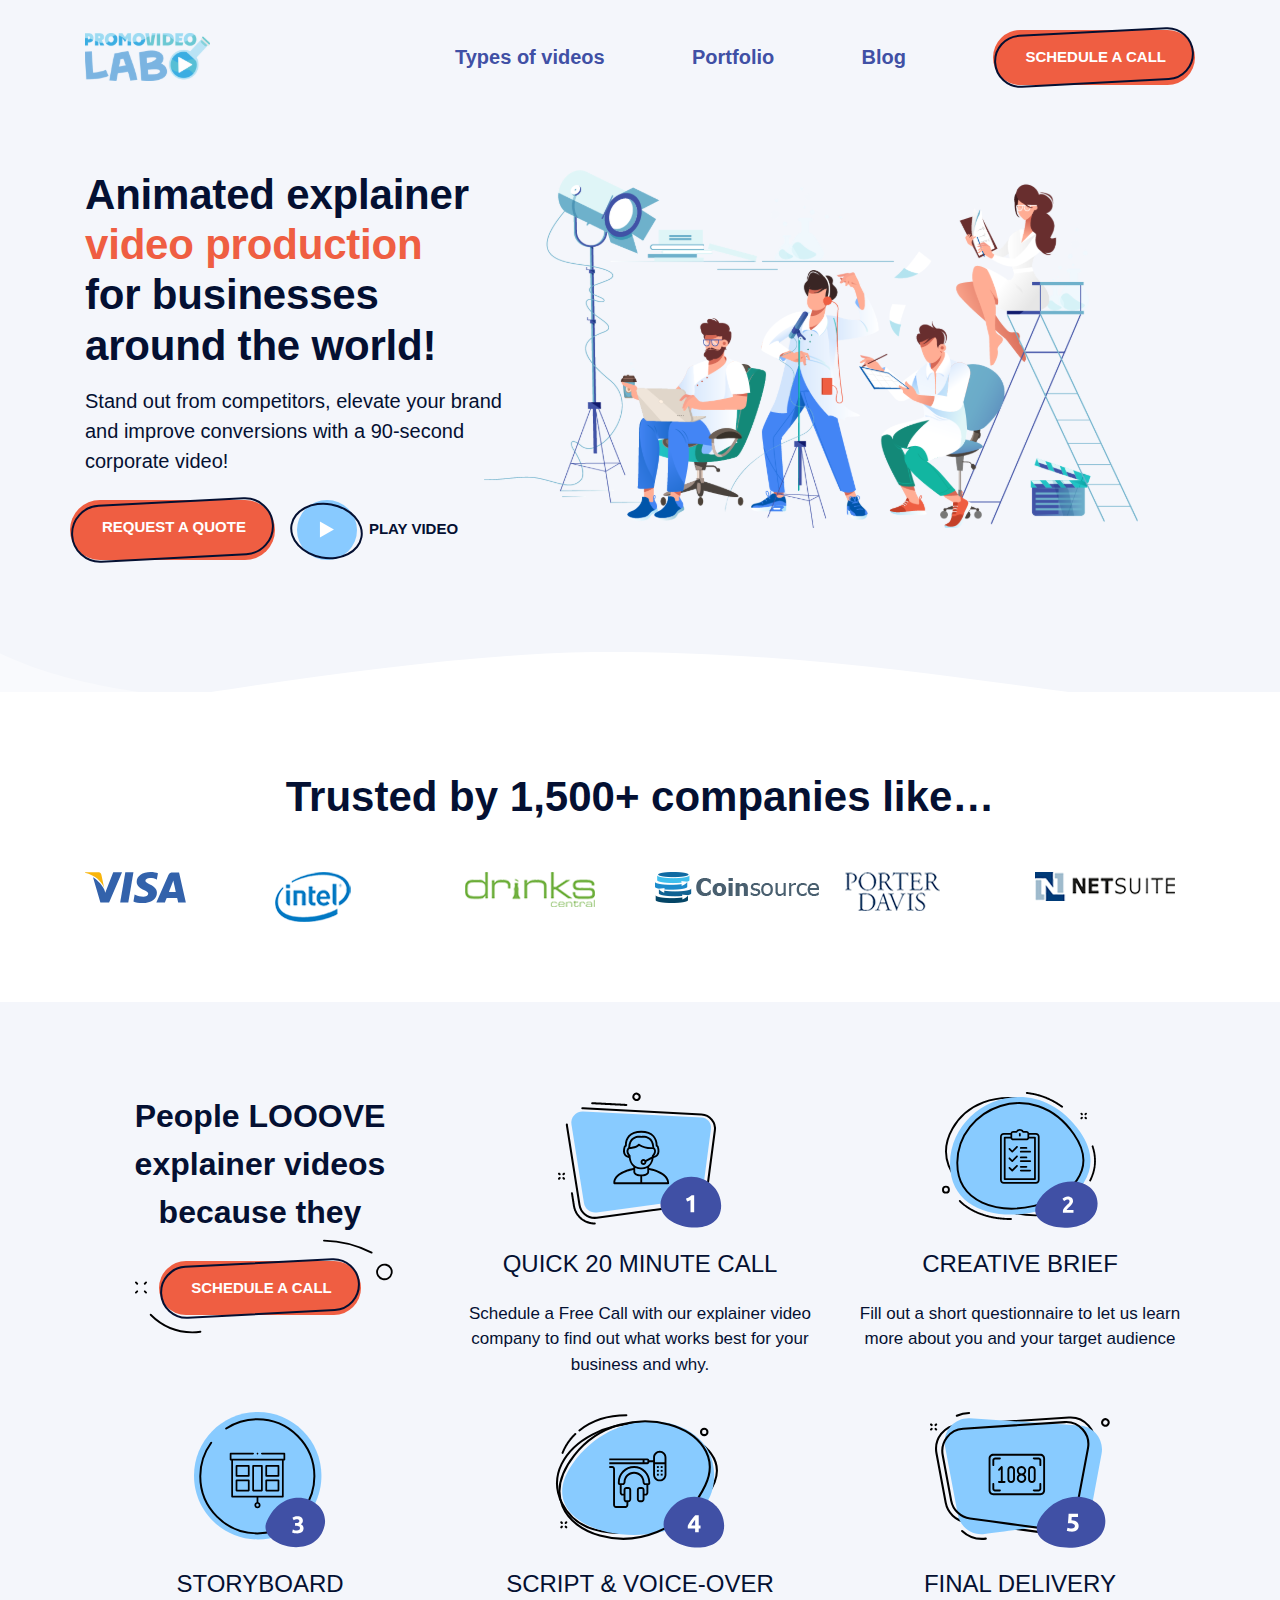
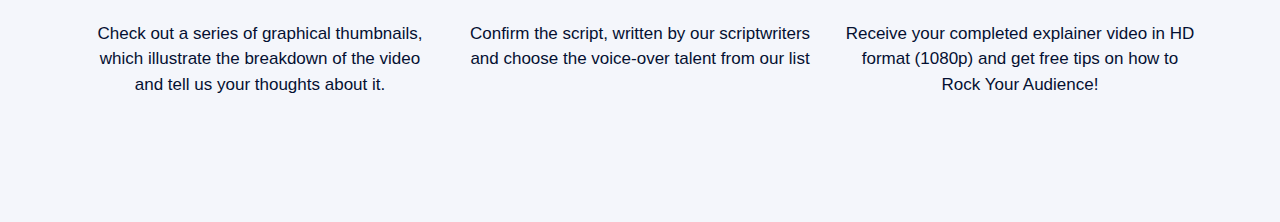
<file: index.html>
<!DOCTYPE html>
<html lang="en">

<head>
    <meta charset="UTF-8">
    <meta http-equiv="X-UA-Compatible" content="IE=edge">
    <meta name="viewport" content="width=device-width, initial-scale=1.0">
    <title>Bootstrap</title>

    <!-- Подключение Bootstrap-стилей -->
    <link rel="stylesheet" href="https://cdn.jsdelivr.net/npm/bootstrap@4.6.0/dist/css/bootstrap.min.css">

    <!-- Подключение собственных стилей -->
    <link rel="stylesheet" href="css/style.css">
</head>

<body>
    <header>
        <div class="container"><a href="#">
                <img src="img/logo.svg" alt="PromoVideoLab" class="logo">
            </a>
            <nav>
                <ul class="main-menu">
                    <li class="d-none d-lg-block"><a href="#">Types of videos</a></li>
                    <li class="d-none d-lg-block"><a href="#">Portfolio</a></li>
                    <li class="d-none d-lg-block"><a href="#">Blog</a></li>
                    <li><a class="btn" href="#">schedule a call</a></li>
                    <li class="burger-menu d-lg-none"><button></button></li>
                </ul>
            </nav>
        </div>
    </header>

    <main>
        <!-- Секция PROMO (начало) -->
        <section class="promo">
            <div class="container">
                <article class="row">
                    <div class="col-12 col-lg-5 promo-content">
                        <h1 class="title">Animated explainer <strong>video production</strong> for businesses around the
                            world!</h1>
                        <p>Stand out from competitors, elevate your brand and improve conversions with a 90-second
                            corporate video!
                        </p>
                        <div class="row buttons">
                            <a class="btn" href="#">Request a Quote</a>
                            <a class="btn-play" href="#"><span class="btn-circle btn-circle-play"></span>play video</a>
                        </div>
                    </div>
                    <img class="col-12 col-lg-7 promo-img" src="img/promo/promo-img.svg"
                        alt="Animated explainer video production for businesses around the world!">
                </article>
            </div>
        </section>
        <!-- Секция PROMO (конец) -->

        <!-- Секция COMPANIES (начало) -->
        <section class="companies">
            <div class="container">
                <h2 class="title">Trusted by 1,500+ companies like…</h2>
                <ul class="row companies-list">
                    <li class="col-6 col-sm-4 col-lg-2"><img src="img/companies/visa.svg" alt="Visa"></li>
                    <li class="col-6 col-sm-4 col-lg-2"><img src="img/companies/intel.svg" alt="Intel"></li>
                    <li class="col-6 col-sm-4 col-lg-2"><img src="img/companies/drinks.svg" alt="Drinks"></li>
                    <li class="col-6 col-sm-4 col-lg-2"><img src="img/companies/coinsource.svg" alt="CoinSource"></li>
                    <li class="col-6 col-sm-4 col-lg-2"><img src="img/companies/porter-davis.svg" alt="Porter Davis">
                    </li>
                    <li class="col-6 col-sm-4 col-lg-2"><img src="img/companies/netsuite.svg" alt="Netsuite"></li>
                </ul>
            </div>
        </section>
        <!-- Секция COMPANIES (конец) -->

        <!-- Секция STEPS (начало) -->
        <section class="steps">
            <div class="container">
                <div class="row steps-content">
                    <div class="col-12 col-md-6 col-lg-4 steps-header">
                        <h2 class="title">People LOOOVE explainer videos because they</h2>
                        <a class="btn" href="#">schedule a call</a>
                    </div>
                    <div class="col-12 col-md-6 col-lg-4 steps-item">
                        <img src="img/steps/step-1.svg" alt="QUICK 20 MINUTE CALL">
                        <h3>QUICK 20 MINUTE CALL</h3>
                        <p>Schedule a Free Call with our explainer video company to find out what works best for your
                            business
                            and why.</p>
                    </div>
                    <div class="col-12 col-md-6 col-lg-4 steps-item">
                        <img src="img/steps/step-2.svg" alt="CREATIVE BRIEF">
                        <h3>CREATIVE BRIEF</h3>
                        <p>Fill out a short questionnaire to let us learn more about you and your target audience</p>
                    </div>
                    <div class="col-12 col-md-6 col-lg-4 steps-item">
                        <img src="img/steps/step-3.svg" alt="STORYBOARD">
                        <h3>STORYBOARD</h3>
                        <p>Check out a series of graphical thumbnails, which illustrate the breakdown of the video and
                            tell us
                            your thoughts about
                            it.</p>
                    </div>
                    <div class="col-12 col-md-6 col-lg-4 steps-item">
                        <img src="img/steps/step-4.svg" alt="SCRIPT & VOICE-OVER">
                        <h3>SCRIPT & VOICE-OVER</h3>
                        <p>Confirm the script, written by our scriptwriters and choose the voice-over talent from our
                            list</p>
                    </div>
                    <div class="col-12 col-md-6 col-lg-4 steps-item">
                        <img src="img/steps/step-5.svg" alt="FINAL DELIVERY">
                        <h3>FINAL DELIVERY</h3>
                        <p>Receive your completed explainer video in HD format (1080p) and get free tips on how to Rock
                            Your
                            Audience!</p>
                    </div>
                </div>
            </div>
        </section>
        <!-- Секция STEPS (конец) -->

    </main>

    <!-- Подключение библиотеки jQuery -->
    <script src="https://code.jquery.com/jquery-3.5.1.slim.min.js"></script>

    <!-- Подключение библиотеки popper -->
    <script src="https://cdn.jsdelivr.net/npm/popper.js@1.16.1/dist/umd/popper.min.js"></script>

    <!-- Подключение скрипта Bootstrap -->
    <script src="https://cdn.jsdelivr.net/npm/bootstrap@4.6.0/dist/js/bootstrap.min.js"></script>
</body>

</html>
</file>
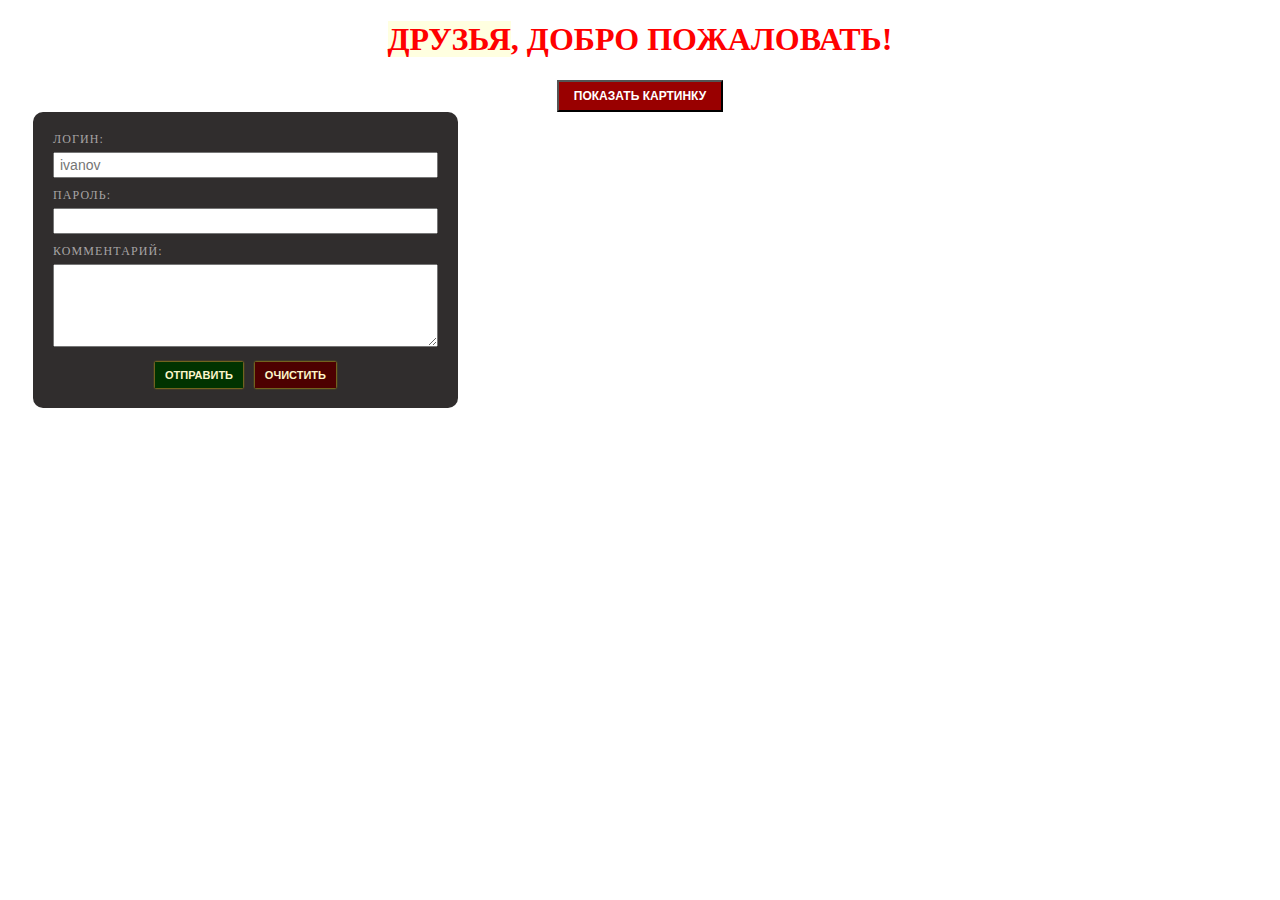
<file: js.html>
<!DOCTYPE html>
<html lang="en">

<head>
	<meta charset="UTF-8">
	<meta http-equiv="X-UA-Compatible" content="IE=edge">
	<meta name="viewport" content="width=device-width, initial-scale=1.0">
	<title>Знакомство с JavaScript</title>

	<link rel="stylesheet" href="https://cdnjs.cloudflare.com/ajax/libs/animate.css/4.1.1/animate.min.css">

	<link rel="stylesheet" href="css/js.css">
</head>

<body>

	<h1 class="title" style="color: red;"><span>Друзья</span>, добро пожаловать!</h1>
	<button id="btn" class="btn-image">Показать картинку</button>


	<form action="#" name="form" method="POST">
		<div class="form-fields">
			<label for="login">Логин: </label>
			<input type="text" name="login" placeholder="ivanov" required minlength="6" maxlength="20"
				pattern="^[A-Za-z]([.A-Za-z0-9-]{1,18})([A-Za-z0-9])$">

			<label for="pswd">Пароль: </label>
			<input type="password" name="pswd" required minlength="6" maxlength="20">

			<label for="comments">Комментарий: </label>
			<textarea name="comments" class="comments"></textarea>
		</div>
		<div class="form-buttons">
			<input name="submit" class="form-btn btn-submit" type="submit" value="Отправить">
			<input name="reset" class="form-btn btn-reset" type="reset" value="Очистить">
		</div>
	</form>

	<!-- <div class="buttons">
    <label>Выберите вариант кнопки: </label>
    <select name="variantsButton" id="variantsButton">
      <optgroup label="Размер">
        <option value="btn-default">Обычная</option>
        <option value="btn-big">Большая</option>
        <option value="btn-small">Маленькая</option>
      </optgroup>
    </select>
  </div> -->

	<script src="js/script.js"></script>
</body>

</html>
</file>
<file: css/style.css>
/***** ОБЩИЕ СТИЛИ (начало) *****/
html {
    font-size: 17px;
}

body {
    font-family: "Ubuntu", sans-serif;
    font-weight: normal;
    color: #041032;

    background-color: #f4f6fb;
}

p {
    font-family: "Roboto", sans-serif;
    font-weight: normal;
    line-height: 150%;
}

ul {
    list-style-type: none;
    margin: 0;
    padding: 0;
}

a {
    font-weight: bold;
    color: #4050a5;

    transition: all 0.25s;
}

a:hover {
    color: #ef5e42;
    text-decoration: none;
}

.btn {
    box-sizing: border-box;
    position: relative;
    display: inline-block;
    padding: 18px 48px;

    text-transform: uppercase;
    font-size: 15px;
    font-weight: bold;
    color: #ffffff;
    
    border-radius: 30px;
    background-color: #ef5e42;
}

.btn:hover {
    color: #ffffff;
    background-color: #ef8042;
}

.btn:active {
    color: #ffffff;
    background-color: #b54029;
}

.btn::before {
    box-sizing: border-box;
    position: absolute;
    top: 0;
    left: 0;

    width: 100%;
    height: 100%;

    content: "";

    border: 2px solid #041032;
    border-radius: 30px;

    transform: rotate(-3deg);
    transition: all 0.5s;
}

.btn:hover::before {
    transform: rotate(3deg);
}

.btn:active::before {
    transform: rotate(0);
}

.btn-circle {
    position: relative;
    display: inline-block;
    vertical-align: middle;
    margin-right: 12px;

    width: 60px;
    height: 60px;

    border-radius: 100%;
    background-color: #ef5e42;

    transition: all 0.25s;
}

.btn-circle:hover {
    cursor: pointer;
    background-color: #ef8042;
}

.btn-circle:active {
    background-color: #b54029;
}

.btn-circle-play,
.btn-circle-plus {
    background-repeat: no-repeat;
    background-position: center;
}

.btn-circle-play {
    background-color: #88caff;
    background-image: url("../img/icon-play.svg");
}

.btn-circle-play:hover {
    background-color: #a7d5fb;
}

.btn-circle-play:active {
    background-color: #31a1fd;
}

.btn-circle-plus {
    background-image: url("../img/icon-plus.svg");
}

.btn-circle::before {
    box-sizing: border-box;
    position: absolute;
    top: 3px;
    left: -7px;

    width: 73px;
    height: 56px;

    content: "";

    border: 2px solid #041032;
    border-radius: 100%;

    transform: rotate(10deg);

    transition: all 0.5s;
}

.btn-circle:hover::before {
    transform: rotate(-180deg);
}

.btn-circle:active::before {
    width: 100%;
    height: 100%;

    top: 0;
    left: 0;
}

.title {
    font-size: 42px;
    font-weight: bold;
}
/***** ОБЩИЕ СТИЛИ (конец) *****/

/***** HEADER (начало) *****/
header {
    padding: 30px 0;
}

header .container {
    display: flex;
    justify-content: space-between;
    align-items: center;
}

header nav {
    width: 740px;
}

.main-menu {
    display: flex;
    justify-content: space-between;
    align-items: center;
}

.main-menu a:not(.btn) {
    font-size: 20px;
}

.burger-menu button {
    width: 30px;
    height: 20px;

    border: none;
    background-color: transparent;
    background-image: url("../img/icon-burger.svg");
    background-repeat: no-repeat;
    background-position: center;
}

/***** HEADER (конец) *****/

/***** Секция PROMO (начало) *****/
.promo {
    box-sizing: border-box;
    height: 627px;
    padding: 55px 0;

    background-image: url("../img/promo/bg-promo.svg");
    background-repeat: repeat-x;
    background-position: 0 bottom;
}

.promo article {
    position: relative;
}

.promo-content {
    position: relative;
    z-index: 2;

    display: flex;
    flex-direction: column;
    justify-content: space-between;

    height: 390px;
}

.promo-content .title {
    max-width: 391px;
    letter-spacing: -0.2px;
}

.promo-content strong {
    color: #ef5e42;
}

.promo-content p {
    font-size: 20px;
}

.promo-content .btn-play {
    margin-left: 22px;

    font-size: 15px;
    text-transform: uppercase;
    color: #041032;
}

.promo-content .btn-play:hover {
    color: #ef5e42;
}

.promo .promo-img {
    position: absolute;
}
/***** Секция PROMO (конец) *****/

/***** Секция COMPANIES (начало) *****/
.companies {
    margin-top: -50px;
    padding: 80px 0;
    background-color: #ffffff;
}

.companies .container {
    flex-direction: column;
}

.companies .title {
    margin-bottom: 50px;
    text-align: center;
}

.companies .companies-list {
    justify-content: space-between;
}
/***** Секция COMPANIES (конец) *****/

/***** Секция STEPS (начало) *****/
.steps {
    padding: 90px 0;
}

.steps .container {
    justify-content: center;
}

.steps-content {
    justify-content: space-between;
    flex-wrap: wrap;
}

.steps-content > div {
    display: flex;
    flex-direction: column;
    align-items: center;

    width: 370px;
    min-height: 320px;
}

.steps-header .title {
    margin-bottom: 25px;

    line-height: 150%;
    text-align: center;
}

.steps-header .btn::after {
    position: absolute;
    top: -35px;
    left: -25px;

    width: 130%;
    height: 110px;

    content: "";

    background-image: url("../img/btn_bg.svg");
    background-repeat: no-repeat;
    background-size: 100% 110px;
}

.steps-item img {
    height: 136px;
}

.steps-item h3 {
    margin: 22px 0;
    font-size: 24px;
}

.steps-item p {
    text-align: center;
}
/***** Секция STEPS (конец) *****/


@media(min-width: 1300px) {
    .container {
        max-width: 1290px;
    }

    .promo-img {
        max-width: 1100px;
        top: -36px;
        left: 27%;
    }
}

@media(max-width: 1299px) {
    .logo {
        max-width: 125px;
    }

    .btn {
        padding-left: 31px;
        padding-right: 28px;
        padding-top: 15px;
        padding-bottom: 15px;

        font-size: 15px;
    }

    .promo-img {
        max-width: 684px !important;
        left: 35%;
    }

    .steps .title {
        font-size: 32px;
    }
}

@media(max-width: 991px) {
    .main-menu {
        justify-content: flex-end;
    }

     .promo {
        padding-top: 0;
        background-image: none;
    }

    .promo-content {
        justify-content: center;
        align-items: center;
    }

    .promo-content .title,
    .promo-content p {
        text-align: center;
    }

    .title {
        font-size: 32px;
    }

    .promo-content .title {
        min-width: 276px;
        max-width: 642px;
    }

    .promo-img {
        position: relative !important;
        top: 0 !important;
        left: 0 !important;
    }

    .companies {
        margin-top: 75px;
    }
}

@media(max-width: 767px) {
    header {
        padding-bottom: 0;
    }

    .promo {
        padding-top: 30px;
    }
}

@media(max-width: 479px) {
    .logo {
        max-width: 72px;
        margin-right: 10px;
    }

    .btn {
        margin-right: 16px;

        padding-left: 20px;
        padding-right: 18px;
        padding-top: 12px;
        padding-bottom: 14px;

        font-size: 13px;
    }

    .title {
        font-size: 28px;
    }

    .promo-content .title {        
        max-width: 276px;
    }

    .buttons {
        flex-direction: column;
        margin-bottom: 50px;
    }

    .buttons .btn {
        margin-bottom: 20px;
    }
    .companies {
        margin-top: 0;
    }
}
</file>
<file: css/js.css>
.title {
	text-align: center;
	text-transform: uppercase;
	color: darkblue;
}

.title span {
	background-color: lightyellow;
}

.btn-image {
	display: block;
	margin: auto;
	padding: 7px 15px;

	font-size: 12px;
	font-weight: bold;
	text-transform: uppercase;

	color: white;
	background-color: rgb(153, 0, 0);

	transition: all 0.25s;
}

.btn-image:hover {
	filter: contrast(250%);
	cursor: pointer;
}

.image {
	display: block;
	margin: 50px auto;
}

.message {
	display: flex;
	align-items: center;
	justify-content: center;
	position: absolute;
	top: 20%;
	left: 50%;

	width: 300px;
	height: 150px;
	margin-left: -150px;
	margin-top: 75px;

	border-radius: 20px;
	background-color: black;
	color: white;
}

.message p {
	text-align: center;
	text-transform: uppercase;
}

.message strong {
	display: block;
	margin-top: 15px;

	color: gold;
	text-align: center;
	text-transform: lowercase;
}

.btn {
	position: absolute;
	top: 50%;
	left: 50%;
	padding: 10px 30px;

	color: #ffffff;
	text-transform: uppercase;
	background-color: darkred;
	box-shadow: 0 0 5px #ff0000;
	border-radius: 10px;
}

.btn-default {
	width: 300px;
	height: 60px;

	margin-left: -150px;
	margin-top: -30px;

	font-size: 22px;
}

.btn-big {
	width: 500px;
	height: 100px;

	margin-left: -250px;
	margin-top: -50px;

	font-size: 30px;
}

.btn-small {
	width: 150px;
	height: 50px;

	margin-left: -75px;
	margin-top: -15px;

	font-size: 15px;
}

:focus {
	outline: 1px solid gold;
}

button:hover {
	cursor: pointer;
}

form {
	box-sizing: border-box;
	display: flex;
	flex-direction: column;

	width: 425px;
	margin: auto 25px;
	padding: 20px;

	border-radius: 10px;
	color: white;
	background-color: rgb(48, 45, 45);
}

form>div {
	display: flex;
}

form label {
	margin-bottom: 5px;

	font-size: 12px;
	text-transform: uppercase;
	letter-spacing: 1.1px;
	color: rgb(167, 164, 164);
}

[type="text"],
[type="password"],
.comments {
	margin-bottom: 10px;
	padding: 3px 5px;
	font-size: 14px;
	color: darkblue;
}

.comments {
	min-height: 75px;
}

.form-fields {
	flex-direction: column;
}

.form-buttons {
	align-self: center;
	justify-content: space-between;
	align-items: center;

	width: 47%;
	margin-top: 5px;
}

.form-btn {
	padding: 7px 10px;
	text-transform: uppercase;
	font-size: 11px;
	font-weight: bold;
	border: none;
	color: rgb(253, 246, 203);
	box-shadow: 0 0 2px gold;

	transition: all 0.5s;
}

.btn-submit {
	background-color: rgb(0, 51, 0);
}

.btn-reset {
	background-color: rgb(77, 0, 0);
}

.form-btn:hover {
	cursor: pointer;
	background-color: rgb(214, 214, 214);
	color: rgb(53, 53, 53);
}

.form-btn:active {
	background-color: rgb(75, 75, 75);
	color: rgb(201, 200, 200);
}
</file>
